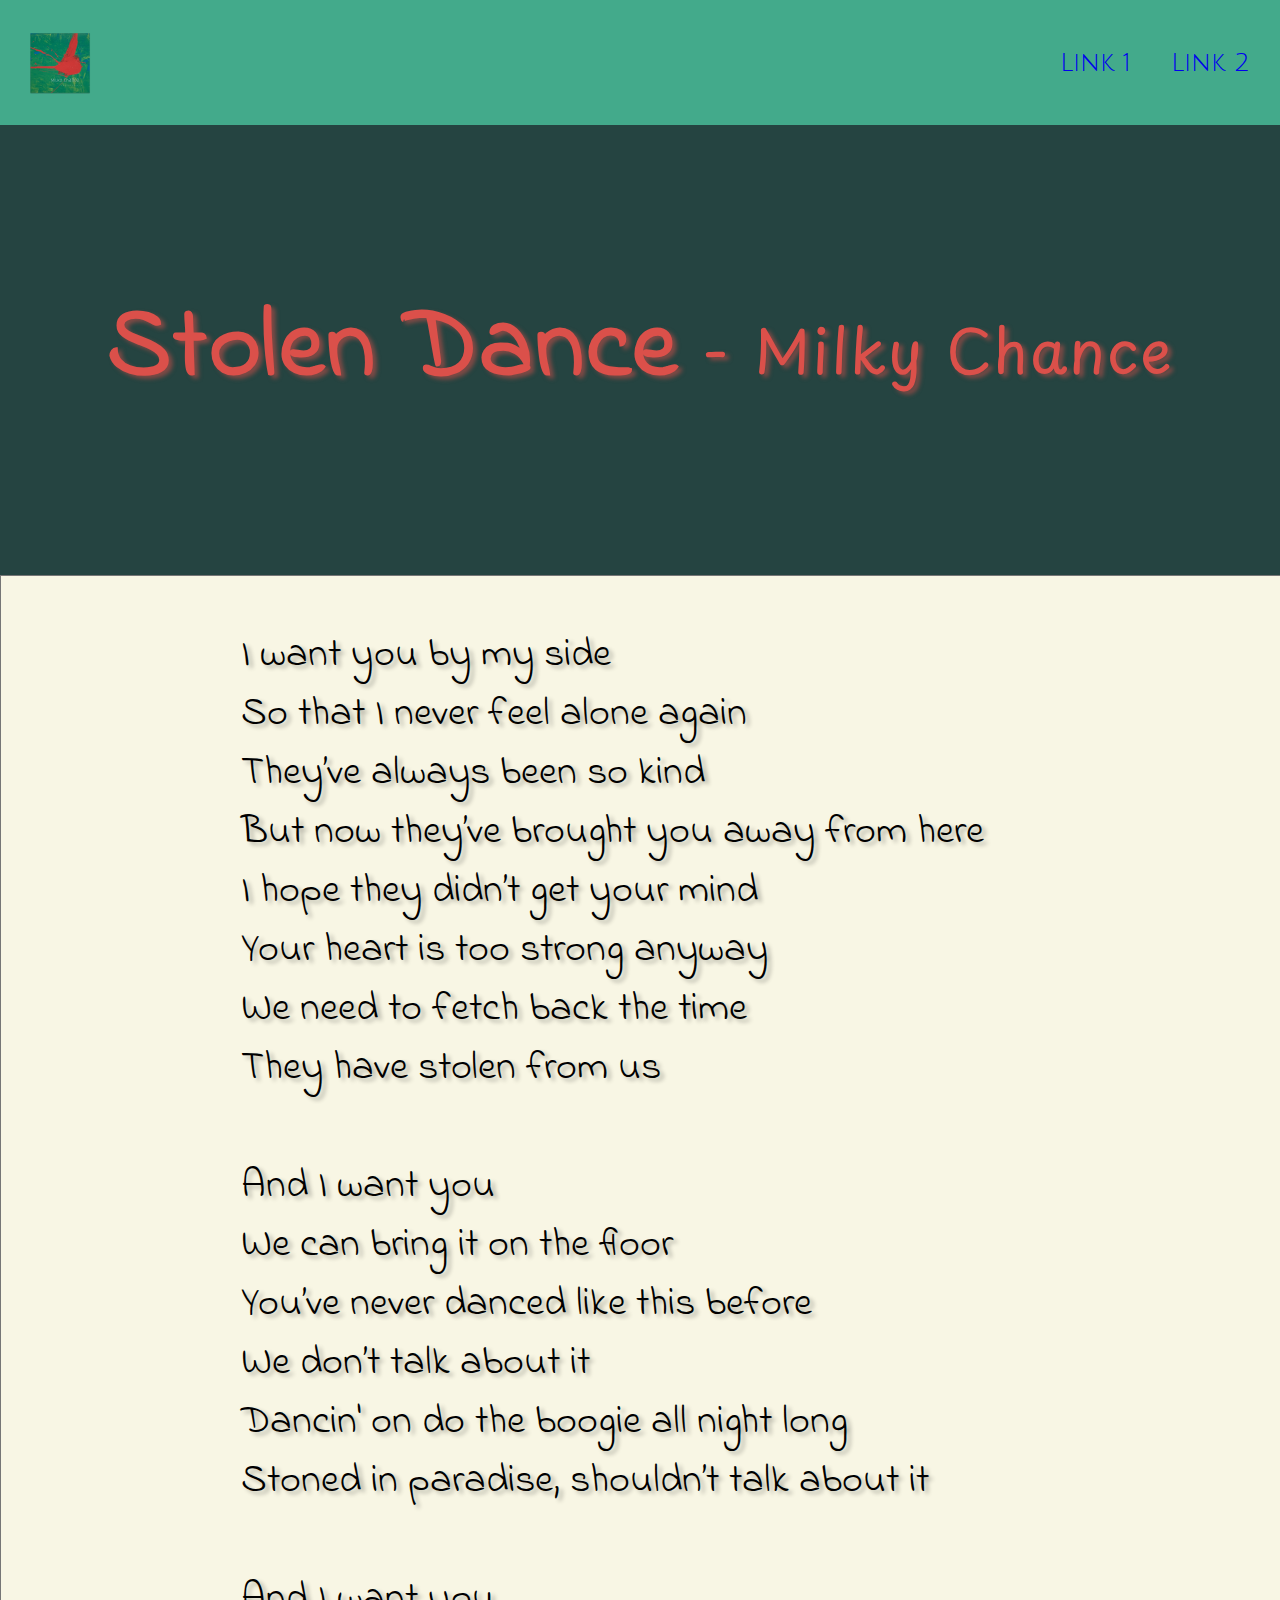
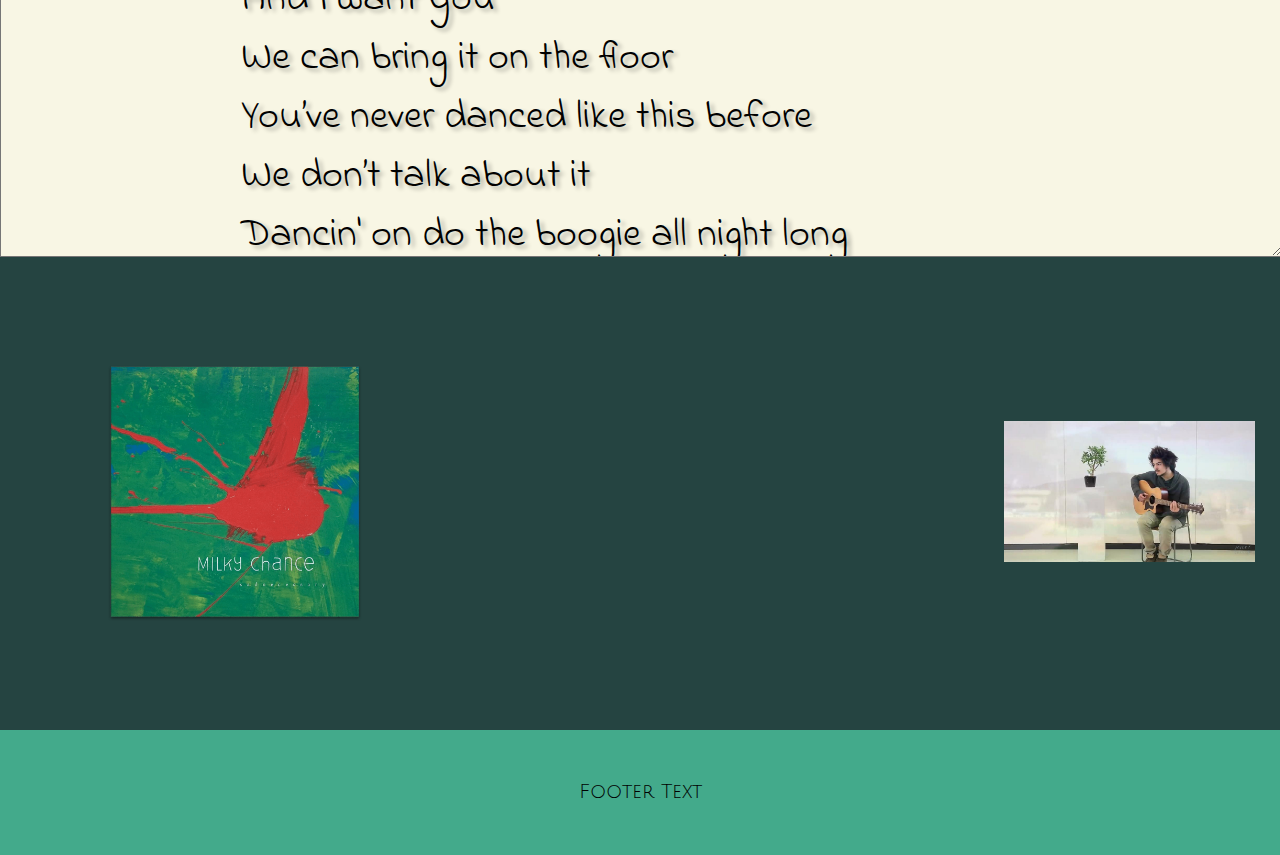
<file: assignment1/index.html>
<!doctype html>
<html lang="en">
    <head>
        <meta charset="utf-8">
        <meta name="viewport" content="width=device-width, initial-scale=1">
        <meta name="description" content="this week we are looking at colors and typography">
        <title>Assignment 1</title>
        <meta name="robots" content="noindex, nofollow">

        <link rel="stylesheet" href="css/style.css">
        <link rel="preconnect" href="https://fonts.googleapis.com">
        <link rel="preconnect" href="https://fonts.gstatic.com" crossorigin>
        <link href="https://fonts.googleapis.com/css2?family=Indie+Flower&family=Julius+Sans+One&family=Playpen+Sans:wght@100..800&display=swap" rel="stylesheet">

    </head>
    <body>
        <header>
            <!-- logo container -->
            <div>
                <a href="index.html"><img src="./img/Cover Logo.png" alt="header logo"></a>
            </div>
            <!-- site navigation -->
            <nav>
                <menu>
                    <li><a href="#">Link 1</a></li>
                    <li><a href="#">Link 2</a></li>
                </menu>
            </nav>
        </header>
        <section class="lesson-masthead">
            <h1>Stolen Dance<span> - Milky Chance</span></h1>
        </section>
        <main>
            <section class="lyric">
                <div>
                    <textarea name="lyric" id="lyric" cols="100" rows="20" readonly>
                        I want you by my side
                        So that I never feel alone again
                        They’ve always been so kind
                        But now they’ve brought you away from here
                        I hope they didn’t get your mind
                        Your heart is too strong anyway
                        We need to fetch back the time
                        They have stolen from us

                        And I want you
                        We can bring it on the floor
                        You’ve never danced like this before
                        We don’t talk about it
                        Dancin' on do the boogie all night long
                        Stoned in paradise, shouldn’t talk about it
   
                        And I want you
                        We can bring it on the floor
                        You’ve never danced like this before
                        We don’t talk about it
                        Dancin' on do the boogie all night long
                        Stoned in paradise, shouldn’t talk about it

                        Shouldn't talk about it

                        Coldest winter for me
                        No sun is shining anymore
                        The only thing I feel is pain
                        Caused by absence of you
                        Suspense is controlling my mind
                        I cannot find the way out of here
                        I want you by my side
                        So that I never feel alone again


                        And I want you
                        We can bring it on the floor
                        You’ve never danced like this before
                        We don’t talk about it
                        Dancin' on do the boogie all night long
                        Stoned in paradise, shouldn’t talk about it

                        And I want you
                        We can bring it on the floor
                        You’ve never danced like this before
                        We don’t talk about it
                        Dancin' on do the boogie all night long
                        Stoned in paradise, shouldn’t talk about it
                        Shouldn’t talk about it

                        And I want you
                        We can bring it on the floor
                        You’ve never danced like this before
                        We don’t talk about it
                        Dancin' on do the boogie all night long
                        Stoned in paradise, shouldn’t talk about it

                        And I want you
                        We can bring it on the floor
                        You’ve never danced like this before
                        We don’t talk about it
                        Dancin' on do the boogie all night long
                        Stoned in paradise, shouldn’t talk about it
                        Shouldn’t talk about it
                    </textarea>
                </div>
            </section>
            <section class="media">
                <div class="img">
                    <img src="./img/Cover Logo.png" alt="">
                </div>
                <div class="video">
                    <iframe width="560" height="315" src="https://www.youtube.com/embed/iX-QaNzd-0Y?si=0oHAqKw1rHvSrll7" title="YouTube video player" frameborder="0" allow="accelerometer; autoplay; clipboard-write; encrypted-media; gyroscope; picture-in-picture; web-share" referrerpolicy="strict-origin-when-cross-origin" allowfullscreen></iframe>
                </div>
                <div class="img">
                    <img src="img/imgassign1.jpg" alt="">
                </div>
            </section>
        </main>
        <footer>
            <h6>Footer Text</h6>
        </footer>
    </body>
</html>
</file>
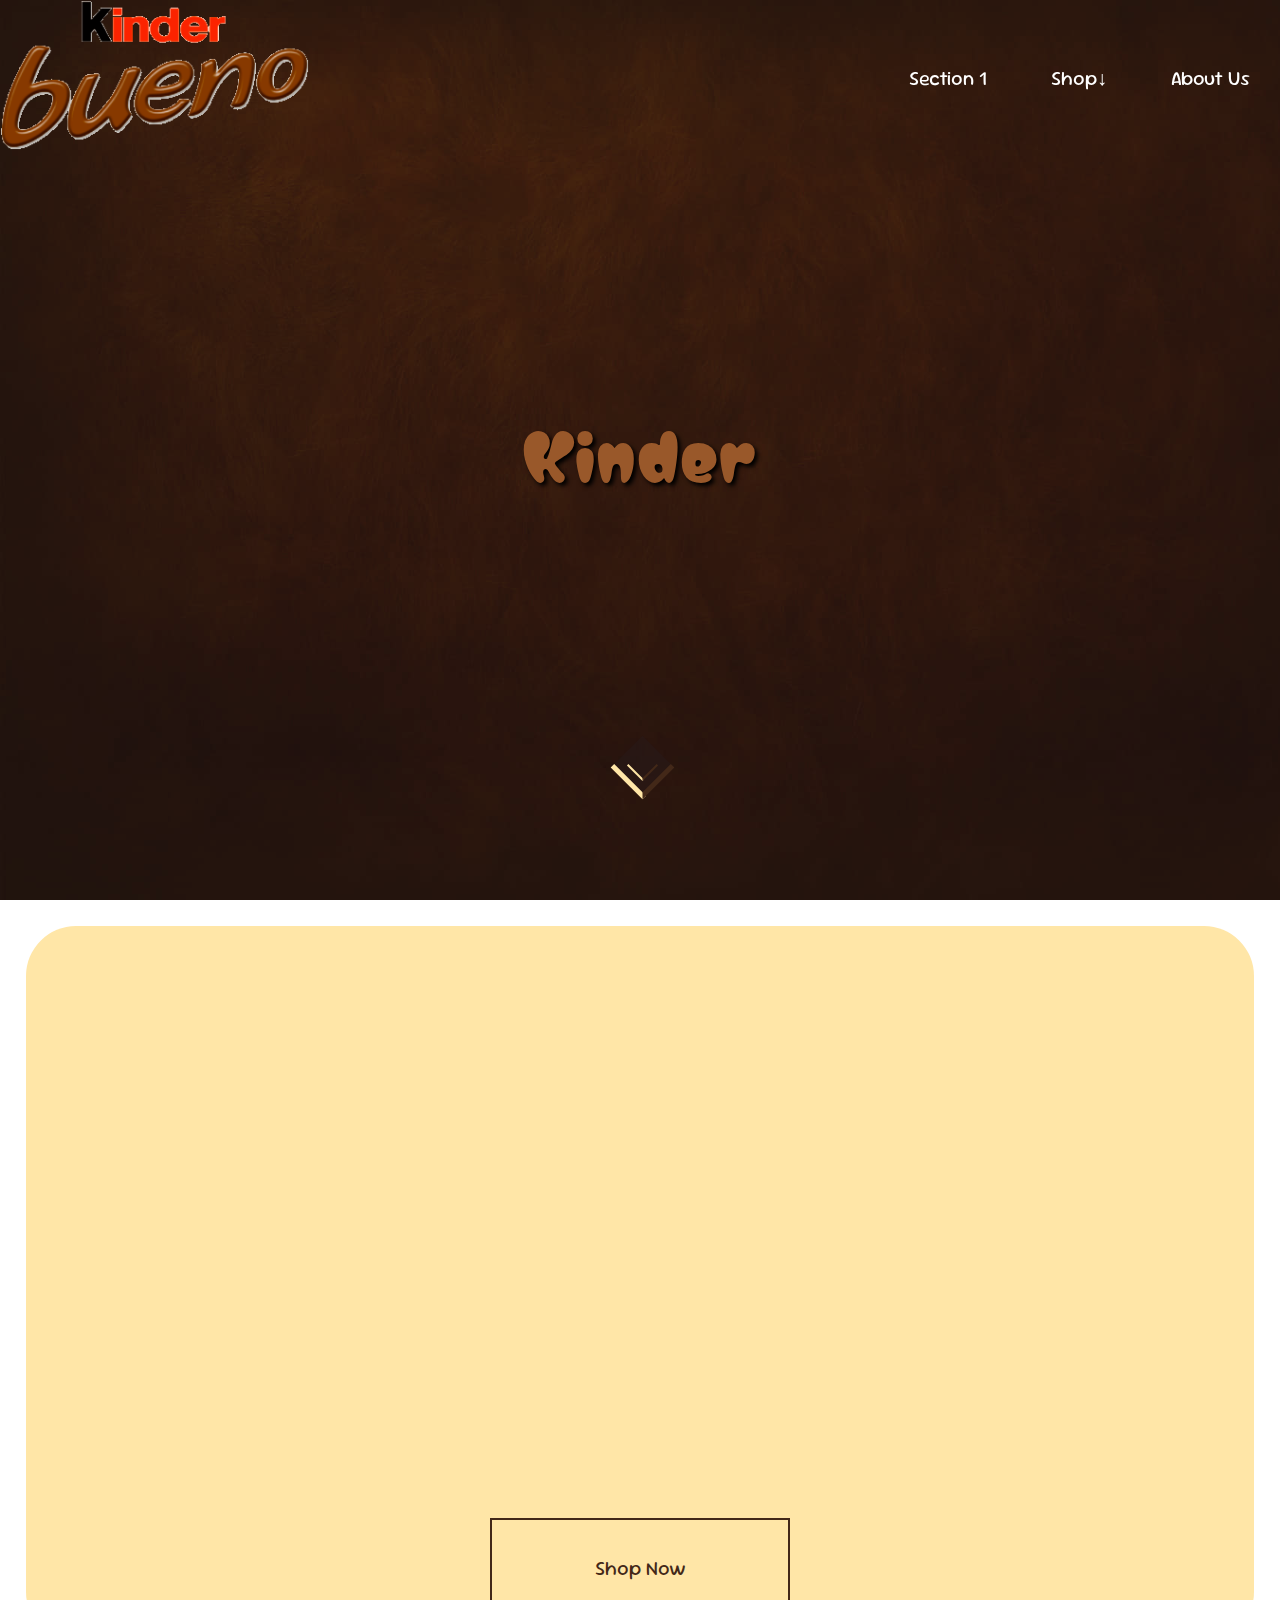
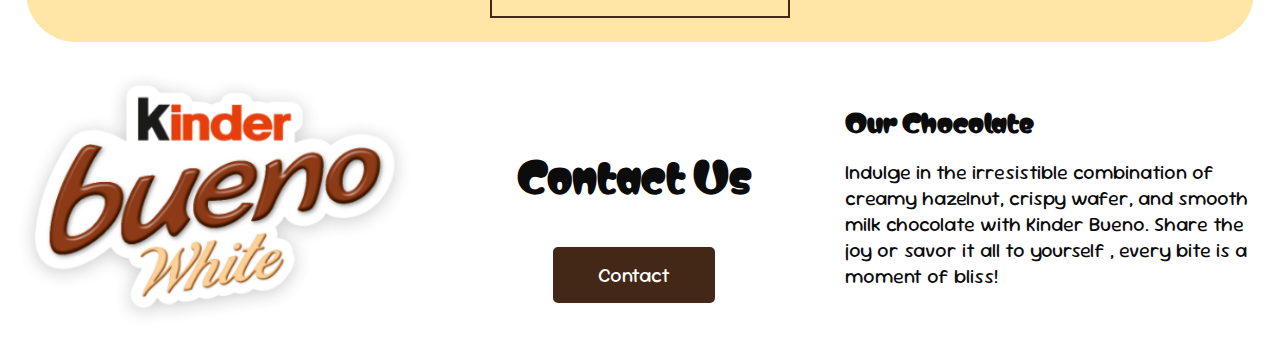
<file: assignment2/index.html>
<!DOCTYPE html>
<html lang="en">
    <head>
        <meta charset="utf-8">
        <meta name="viewport" content="width=device-width, initial-scale=1">
        <meta name="description" content="Assignment 2 Home Page">
        <meta name="robots" content="noindex, nofollow">
        <title>Assignment 2 | Home Page</title>
        <!--custom fonts-->
        <link rel="preconnect" href="https://fonts.googleapis.com">
        <link rel="preconnect" href="https://fonts.gstatic.com" crossorigin>
        <link href="https://fonts.googleapis.com/css2?family=Matemasie&family=Oswald:wght@200..700&family=Sour+Gummy:ital,wght@0,100..900;1,100..900&display=swap" rel="stylesheet">
        <!--linking css-->
        <link rel="stylesheet" href="./css/style.css">
        <!--linking jquery-->
        <script src="https://ajax.googleapis.com/ajax/libs/jquery/3.7.1/jquery.min.js"></script>
        <script src="./js/custom-js.js"></script>
    </head>
    <body>
        <header>
            <div>
                <a class="default-logo" href="index.html"><img src="./img/Kinderbueno_brand_logo.png" alt="pagelogo"></a>
                <a class="scroll" href="index.html"><img src="./img/logo-kinder-bueno-white.png" alt="pagelogo"></a>
            </div>
            <nav>
                <menu>
                    <li><a href="#imgsec">Section 1</a></li>
                    <li><a href="#">Shop<span>&#8595;</span></a> <!-- arrow pointing down-->
                        <ul class="drop">
                            <li><a href="#">Chocolate</a></li>
                            <li><a href="#">Toys</a></li>
                        </ul>
                    </li>
                    <li><a href="#">About Us</a></li>
                </menu>
            </nav>
        </header>
        <section class="main-head">
            <div>
                <h1>Kinder</h1>
                <div class="arrow"></div>
            </div>
        </section>
        <main> <!--text effect to make the text come from the left-->
            <section id="imgsec">
                <h2 class="textEffect">Kinder Bueno: A treat that melts in  your mouth!</h2>
                <p class="textEffect">Kinder Bueno is a beloved chocolate bar that combines a delightful mix of flavors and textures, making it a favorite treat for chocolate enthusiasts around the world. Created by the iconic Ferrero brand, Kinder Bueno is known for its light, crispy wafer shell filled with a creamy hazelnut filling, all wrapped in a smooth milk chocolate coating.</p>
                <p class="textEffect">The chocolate is carefully designed to provide the perfect balance between sweetness and crunch. Each bar is conveniently divided into individual pieces, making it easy to share (or savor all by yourself!). Whether you’re enjoying it as a snack, a dessert, or a quick pick-me-up, Kinder Bueno offers a moment of pure indulgence.</p>
                <p class="textEffect">Beyond its delicious taste, Kinder Bueno is also celebrated for its high-quality ingredients and attention to detail. It’s a chocolate experience that’s light yet satisfying, proving that even a small treat can bring immense joy. So the next time you’re craving a sweet escape, unwrap a Kinder Bueno and let it transport you to a world of creamy, crispy bliss!</p>
                <a href="index.html" class="button">Shop Now</a>
            </section>
        </main>
        <footer> <!--contact section (includin modal)-->
                <a href="index.html"><img src="./img/logo-kinder-bueno-white.png" alt="logo footer"></a>
            <section class="contact-us">
                <h3>Contact Us</h3>
                <button id="myButton">Contact</button>
                <div id="myModal" class="modal">
                    <div class="modal-content">
                        <form action="#" method="post">
                            <input type="text" placeholder="Your Name">
                            <br>
                            <input type="email" placeholder="Email">
                            <br>
                            <textarea placeholder="Message"></textarea>
                            <br>
                            <input type="submit" value="Submit">
                        </form>
                    </div>
                </div>
            </section>
            <div> 
                <h6 class="textEffect-footer">Our Chocolate</h6>
                <p class="textEffect-footer">Indulge in the irresistible combination of creamy hazelnut, crispy wafer, and smooth milk chocolate with Kinder Bueno. Share the joy or savor it all to yourself , every bite is a moment of bliss!</p>
            </div>
        </footer>
    </body>
</html>
</file>
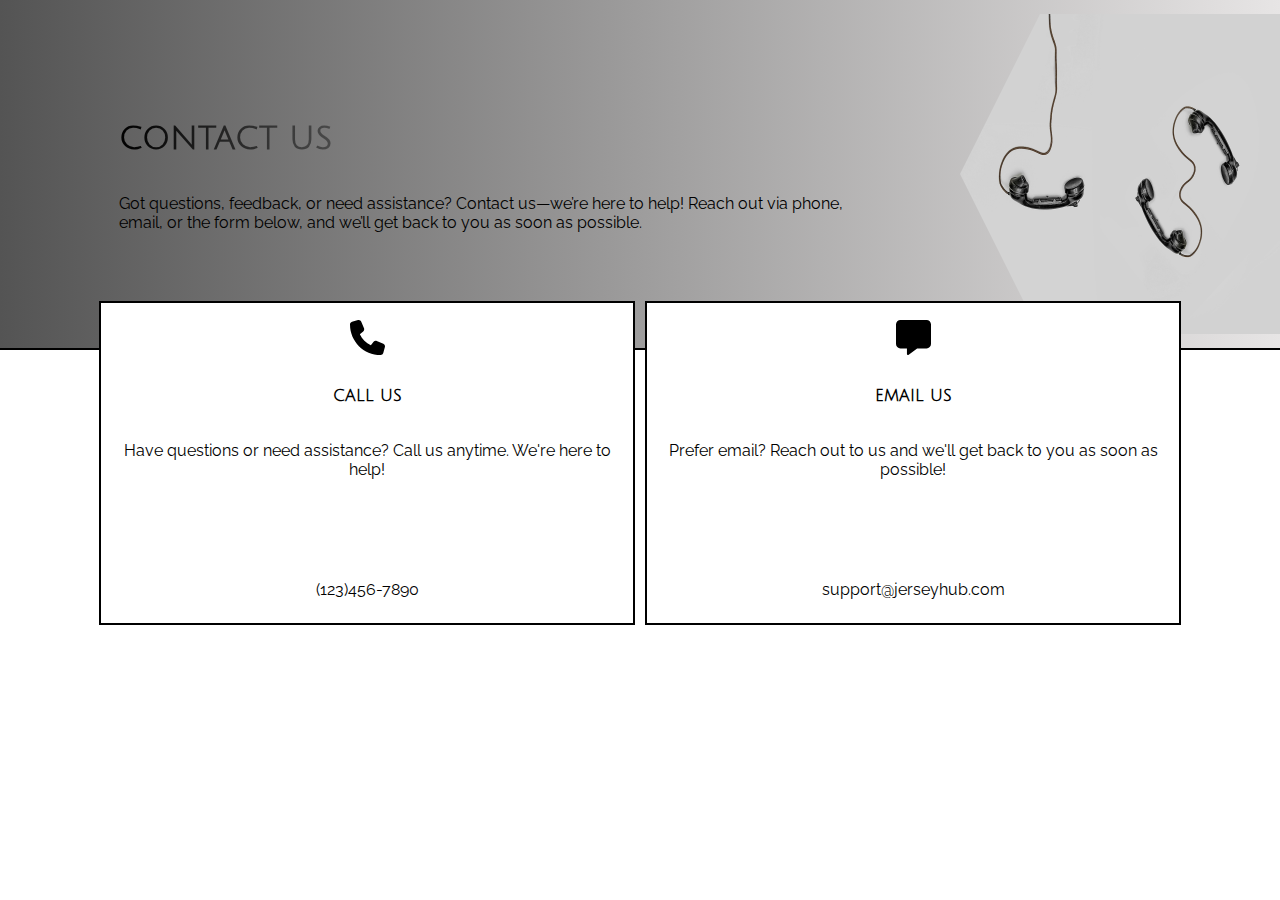
<file: xFinal_Project/contact.html>
<!DOCTYPE html>
<html lang="en">
<head>
    <meta charset="UTF-8">
    <meta name="viewport" content="width=device-width, initial-scale=1.0">
    <meta name="robots" content="nofollow, noindex">
    <meta name="description" content="contact page">
    <title>Contact</title>
    <!-- link css -->
    <link rel="stylesheet" href="./css/style.css">
    <!-- link fonts -->
    <link rel="preconnect" href="https://fonts.googleapis.com">
    <link rel="preconnect" href="https://fonts.gstatic.com" crossorigin>
    <link href="https://fonts.googleapis.com/css2?family=Julius+Sans+One&family=Raleway:ital,wght@0,100..900;1,100..900&display=swap" rel="stylesheet">
    <!-- link jQuery -->
    <script src="https://code.jquery.com/jquery-3.7.1.js" integrity="sha256-eKhayi8LEQwp4NKxN+CfCh+3qOVUtJn3QNZ0TciWLP4=" crossorigin="anonymous"></script>
    <!-- link javascript -->
    <script src="./js/script.js"></script>
</head> 
<body>
    <div id="header"></div>
    <section class="contact-masthead">
        <div class="text">
            <h1>Contact Us</h1>
            <p>Got questions, feedback, or need assistance? Contact us—we’re here to help! Reach out via phone, email, or the form below, and we’ll get back to you as soon as possible.</p>
        </div>
        <img src="./img/contact-us.jpg" alt=""> 
    </section>
    <main class="contactusmain">
        <section class="contact-row">
            <div class="box-1">
                <svg xmlns="http://www.w3.org/2000/svg" viewBox="0 0 512 512"><!--!Font Awesome Free 6.7.1 by @fontawesome - https://fontawesome.com License - https://fontawesome.com/license/free Copyright 2024 Fonticons, Inc.--><path d="M164.9 24.6c-7.7-18.6-28-28.5-47.4-23.2l-88 24C12.1 30.2 0 46 0 64C0 311.4 200.6 512 448 512c18 0 33.8-12.1 38.6-29.5l24-88c5.3-19.4-4.6-39.7-23.2-47.4l-96-40c-16.3-6.8-35.2-2.1-46.3 11.6L304.7 368C234.3 334.7 177.3 277.7 144 207.3L193.3 167c13.7-11.2 18.4-30 11.6-46.3l-40-96z"/></svg>
                <h4>Call Us</h4>
                <p class="info">Have questions or need assistance? Call us anytime. We're here to help!</p>
                <p class="phonenumber">(123)456-7890</p>
            </div>
            <div class="box-2">
                <svg xmlns="http://www.w3.org/2000/svg" viewBox="0 0 512 512"><!--!Font Awesome Free 6.7.1 by @fontawesome - https://fontawesome.com License - https://fontawesome.com/license/free Copyright 2024 Fonticons, Inc.--><path d="M64 0C28.7 0 0 28.7 0 64L0 352c0 35.3 28.7 64 64 64l96 0 0 80c0 6.1 3.4 11.6 8.8 14.3s11.9 2.1 16.8-1.5L309.3 416 448 416c35.3 0 64-28.7 64-64l0-288c0-35.3-28.7-64-64-64L64 0z"/></svg>
                <h4>Email Us</h4>
                <p class="info">Prefer email? Reach out to us and we'll get back to you as soon as possible!</p>
                <p>support@jerseyhub.com</p>
            </div>
        </section>
    </main>
    <div id="footer"></div>
</body>
</html>
</file>
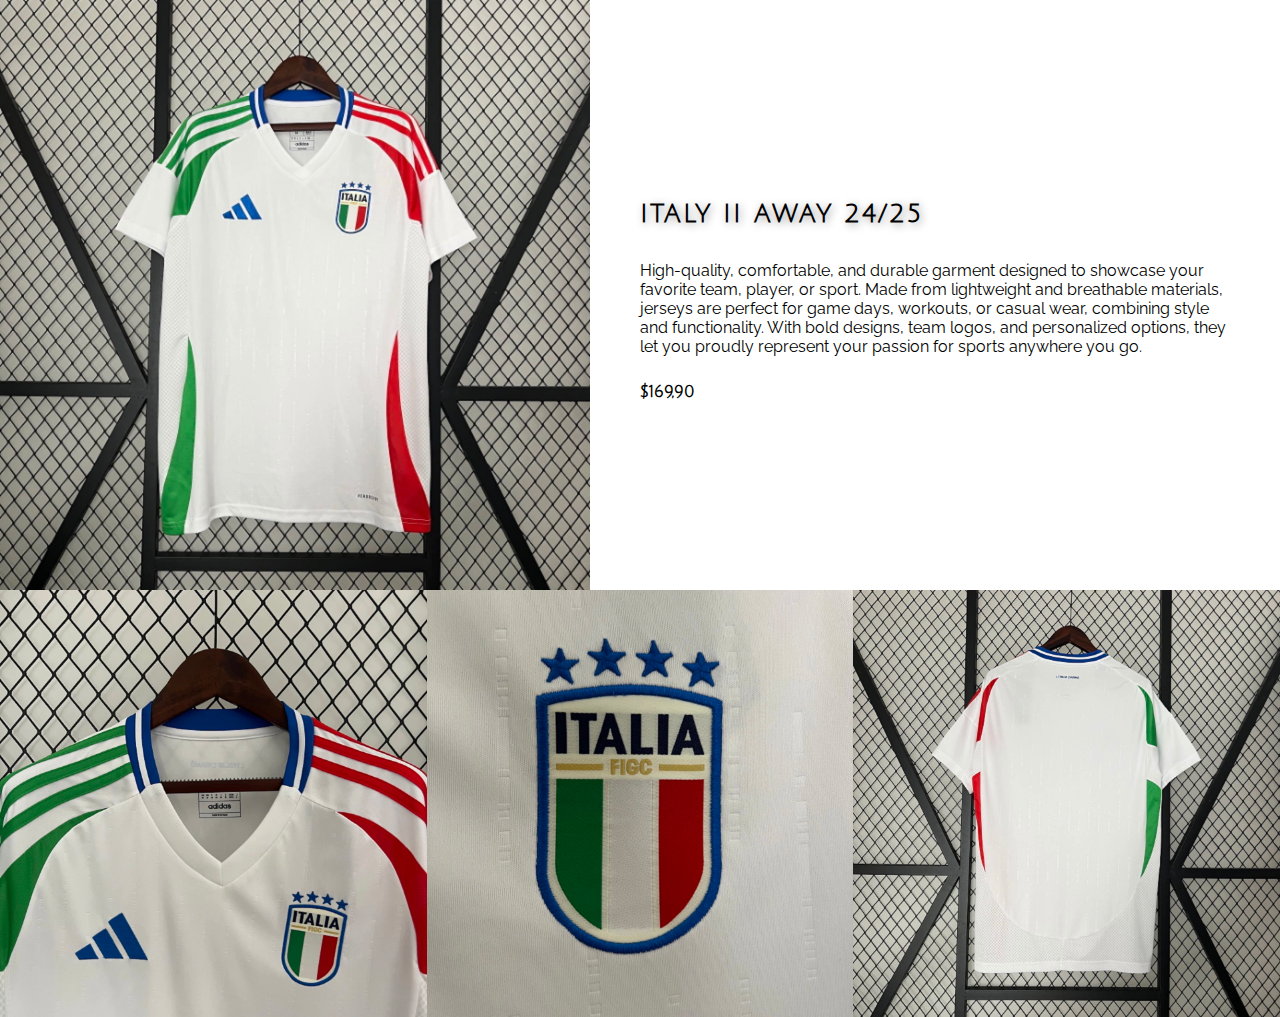
<file: xFinal_Project/productpage1.html>
<!DOCTYPE html>
<html lang="en">
<head>
    <meta charset="UTF-8">
    <meta name="viewport" content="width=device-width, initial-scale=1.0">
    <meta name="robots" content="nofollow, noindex">
    <meta name="description" content="product page 1">
    <title>Product 1</title>
    <!-- link css -->
    <link rel="stylesheet" href="./css/style.css">
    <!-- link fonts -->
    <link rel="preconnect" href="https://fonts.googleapis.com">
    <link rel="preconnect" href="https://fonts.gstatic.com" crossorigin>
    <link href="https://fonts.googleapis.com/css2?family=Julius+Sans+One&family=Raleway:ital,wght@0,100..900;1,100..900&display=swap" rel="stylesheet">
    <!-- link jQuery -->
    <script src="https://code.jquery.com/jquery-3.7.1.js" integrity="sha256-eKhayi8LEQwp4NKxN+CfCh+3qOVUtJn3QNZ0TciWLP4=" crossorigin="anonymous"></script>
    <!-- link javascript -->
    <script src="./js/script.js"></script>
</head>
<body>
    <div id="header"></div>
    <main>
        <section class="product-row1">
            <div class="image">
                <img src="./img/jersey1/camisa1 copy.jpg" alt="">
            </div>
            <div class="text">
                <h4>Italy II Away 24/25</h4>
                <p>High-quality, comfortable, and durable garment designed to showcase your favorite team, player, or sport. Made from lightweight and breathable materials, jerseys are perfect for game days, workouts, or casual wear, combining style and functionality. With bold designs, team logos, and personalized options, they let you proudly represent your passion for sports anywhere you go.</p>
                <h5>$169,90</h5>
            </div>
        </section>
        <section class="product-row2">
            <div>
                <img src="./img/jersey1/camisa12 copy.jpg" alt="">
                <img src="./img/jersey1/camisa13 copy.jpg" alt="">
                <img src="./img/jersey1/camisa14 copy.jpg" alt="">
            </div>
        </section>
    </main>
    <div id="footer"></div>
</body>
</html>
</file>
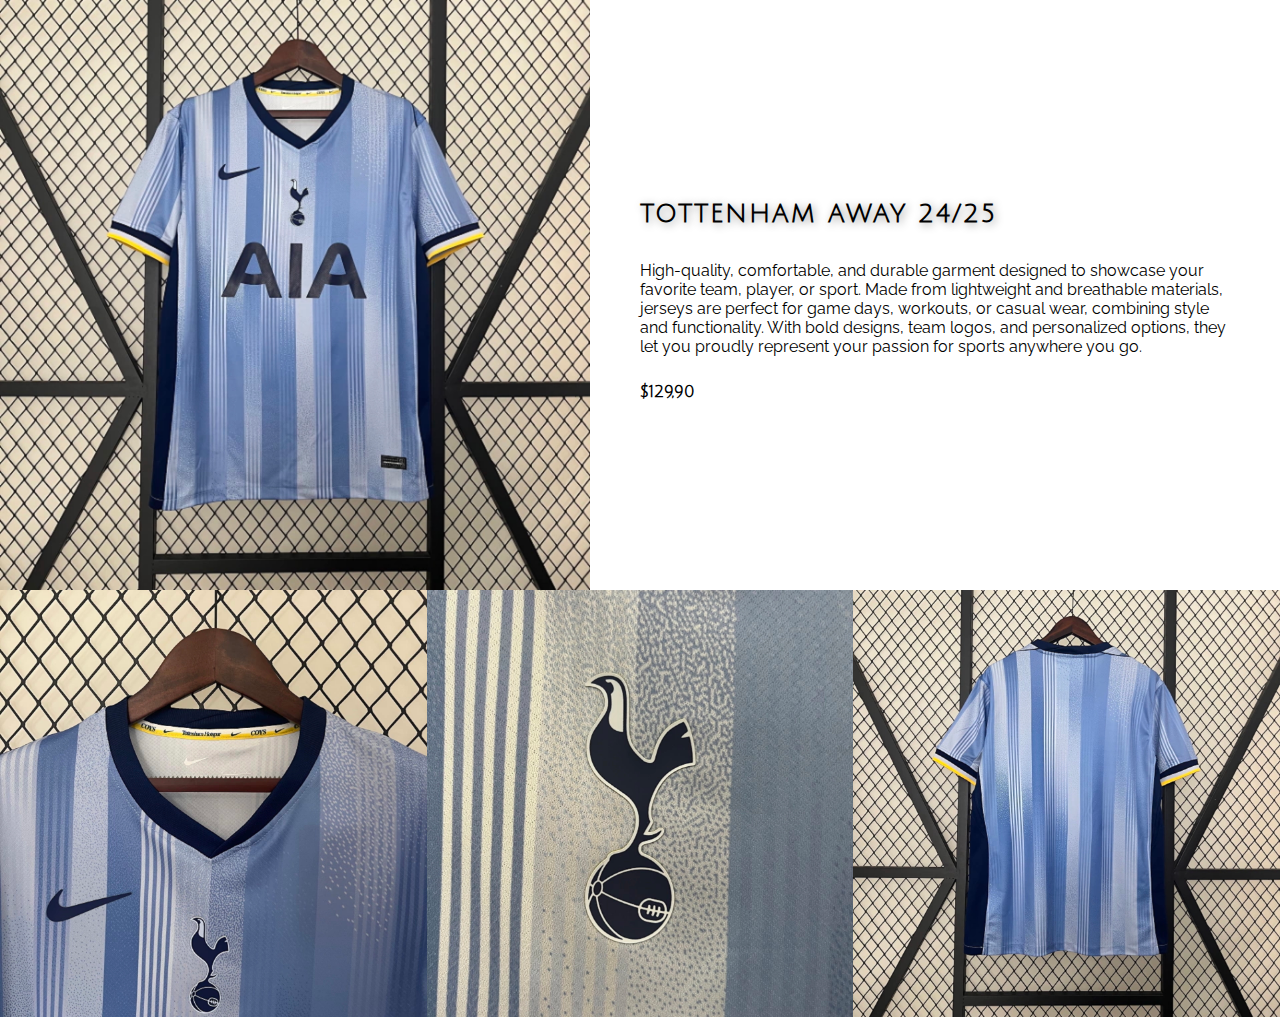
<file: xFinal_Project/productpage2.html>
<!DOCTYPE html>
<html lang="en">
<head>
    <meta charset="UTF-8">
    <meta name="viewport" content="width=device-width, initial-scale=1.0">
    <meta name="robots" content="nofollow, noindex">
    <meta name="description" content="product page 1">
    <title>Product 2</title>
    <!-- link css -->
    <link rel="stylesheet" href="./css/style.css">
    <!-- link fonts -->
    <link rel="preconnect" href="https://fonts.googleapis.com">
    <link rel="preconnect" href="https://fonts.gstatic.com" crossorigin>
    <link href="https://fonts.googleapis.com/css2?family=Julius+Sans+One&family=Raleway:ital,wght@0,100..900;1,100..900&display=swap" rel="stylesheet">
    <!-- link jQuery -->
    <script src="https://code.jquery.com/jquery-3.7.1.js" integrity="sha256-eKhayi8LEQwp4NKxN+CfCh+3qOVUtJn3QNZ0TciWLP4=" crossorigin="anonymous"></script>
    <!-- link javascript -->
    <script src="./js/script.js"></script>
</head>
<body>
    <div id="header"></div>
    <main>
        <section class="product-row1">
            <div class="image">
                <img src="./img/jersey2/camisa1 copy.jpg" alt="">
            </div>
            <div class="text">
                <h4>Tottenham Away 24/25</h4>
                <p>High-quality, comfortable, and durable garment designed to showcase your favorite team, player, or sport. Made from lightweight and breathable materials, jerseys are perfect for game days, workouts, or casual wear, combining style and functionality. With bold designs, team logos, and personalized options, they let you proudly represent your passion for sports anywhere you go.</p>
                <h5>$129,90</h5>
            </div>
        </section>
        <section class="product-row2">
            <div>
                <img src="./img/jersey2/camisa12 copy.jpg" alt="">
                <img src="./img/jersey2/camisa13 copy.jpg" alt="">
                <img src="./img/jersey2/camisa14 copy.jpg" alt="">
            </div>
        </section>
    </main>
    <div id="footer"></div>
</body>
</html>
</file>
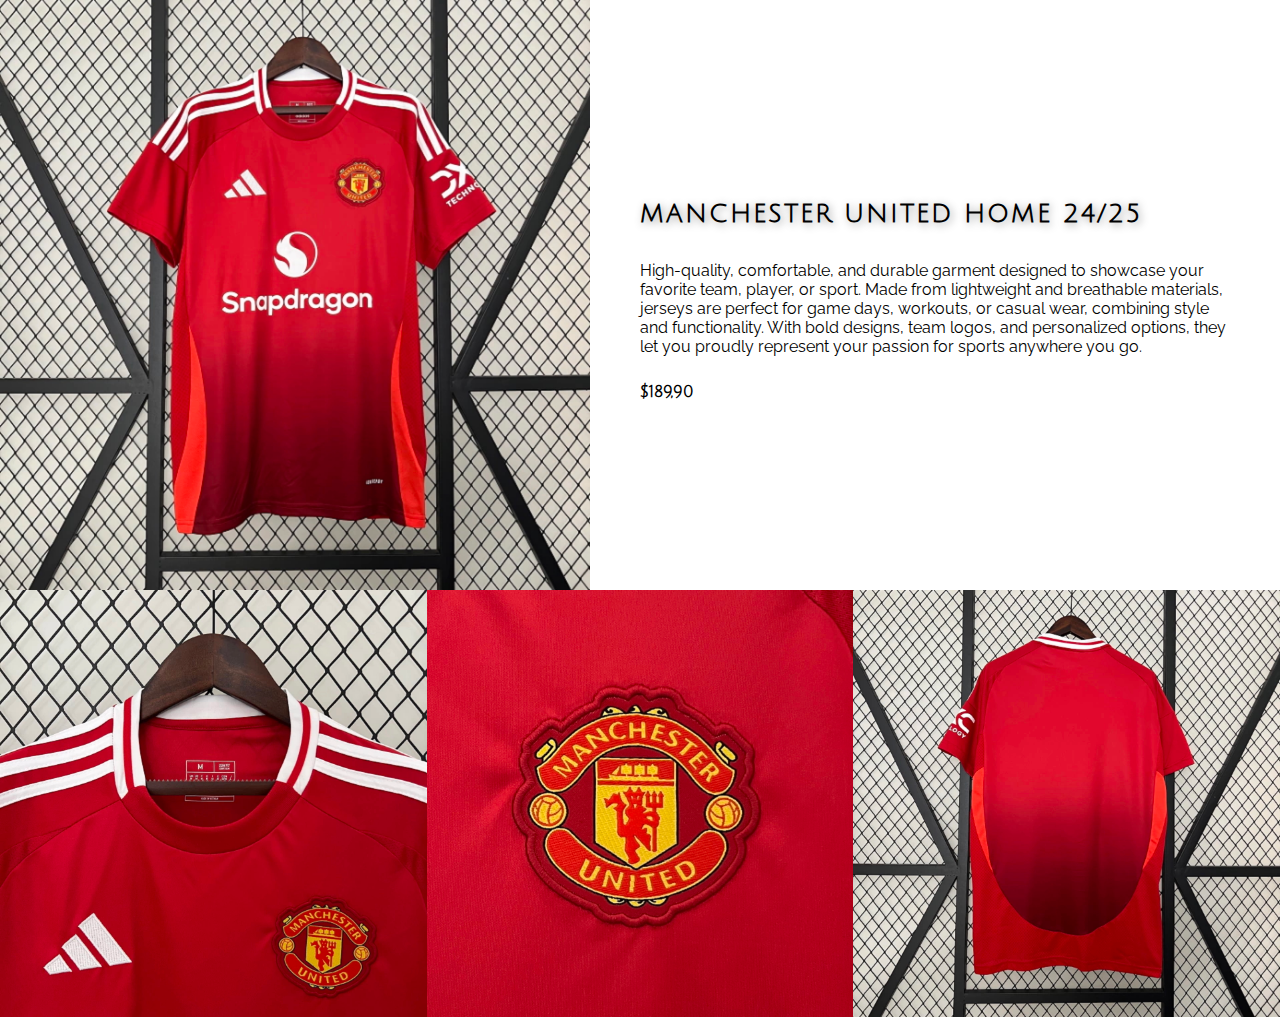
<file: xFinal_Project/productpage3.html>
<!DOCTYPE html>
<html lang="en">
<head>
    <meta charset="UTF-8">
    <meta name="viewport" content="width=device-width, initial-scale=1.0">
    <meta name="robots" content="nofollow, noindex">
    <meta name="description" content="product page 1">
    <title>Product 3</title>
    <!-- link css -->
    <link rel="stylesheet" href="./css/style.css">
    <!-- link fonts -->
    <link rel="preconnect" href="https://fonts.googleapis.com">
    <link rel="preconnect" href="https://fonts.gstatic.com" crossorigin>
    <link href="https://fonts.googleapis.com/css2?family=Julius+Sans+One&family=Raleway:ital,wght@0,100..900;1,100..900&display=swap" rel="stylesheet">
    <!-- link jQuery -->
    <script src="https://code.jquery.com/jquery-3.7.1.js" integrity="sha256-eKhayi8LEQwp4NKxN+CfCh+3qOVUtJn3QNZ0TciWLP4=" crossorigin="anonymous"></script>
    <!-- link javascript -->
    <script src="./js/script.js"></script>
</head>
<body>
    <div id="header"></div>
    <main>
        <section class="product-row1">
            <div class="image">
                <img src="./img/jersey3/camisa1 copy.jpg" alt="">
            </div>
            <div class="text">
                <h4>Manchester United Home 24/25</h4>
                <p>High-quality, comfortable, and durable garment designed to showcase your favorite team, player, or sport. Made from lightweight and breathable materials, jerseys are perfect for game days, workouts, or casual wear, combining style and functionality. With bold designs, team logos, and personalized options, they let you proudly represent your passion for sports anywhere you go.</p>
                <h5>$189,90</h5>
            </div>
        </section>
        <section class="product-row2">
            <div>
                <img src="./img/jersey3/camisa12 copy.jpg" alt="">
                <img src="./img/jersey3/camisa13 copy.jpg" alt="">
                <img src="./img/jersey3/camisa14 copy.jpg" alt="">
            </div>
        </section>
    </main>
    <div id="footer"></div>
</body>
</html>
</file>
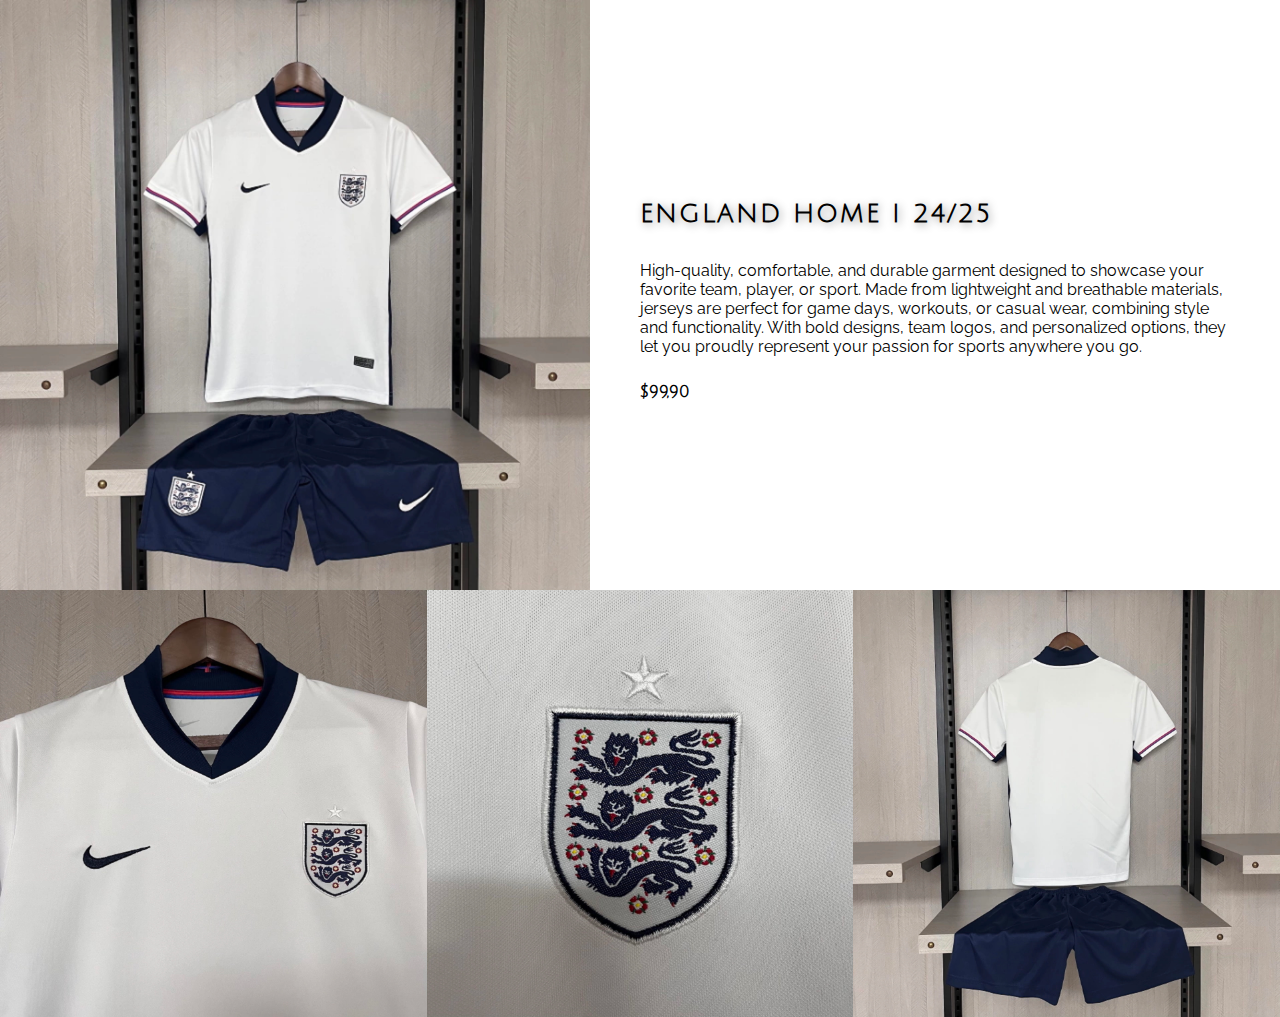
<file: xFinal_Project/productpage4.html>
<!DOCTYPE html>
<html lang="en">
<head>
    <meta charset="UTF-8">
    <meta name="viewport" content="width=device-width, initial-scale=1.0">
    <meta name="robots" content="nofollow, noindex">
    <meta name="description" content="product page 1">
    <title>Product 4</title>
    <!-- link css -->
    <link rel="stylesheet" href="./css/style.css">
    <!-- link fonts -->
    <link rel="preconnect" href="https://fonts.googleapis.com">
    <link rel="preconnect" href="https://fonts.gstatic.com" crossorigin>
    <link href="https://fonts.googleapis.com/css2?family=Julius+Sans+One&family=Raleway:ital,wght@0,100..900;1,100..900&display=swap" rel="stylesheet">
    <!-- link jQuery -->
    <script src="https://code.jquery.com/jquery-3.7.1.js" integrity="sha256-eKhayi8LEQwp4NKxN+CfCh+3qOVUtJn3QNZ0TciWLP4=" crossorigin="anonymous"></script>
    <!-- link javascript -->
    <script src="./js/script.js"></script>
</head>
<body>
    <div id="header"></div>
    <main>
        <section class="product-row1">
            <div class="image">
                <img src="./img/jersey4/camisa1 copy.jpg" alt="">
            </div>
            <div class="text">
                <h4>England Home I 24/25</h4>
                <p>High-quality, comfortable, and durable garment designed to showcase your favorite team, player, or sport. Made from lightweight and breathable materials, jerseys are perfect for game days, workouts, or casual wear, combining style and functionality. With bold designs, team logos, and personalized options, they let you proudly represent your passion for sports anywhere you go.</p>
                <h5>$99,90</h5>
            </div>
        </section>
        <section class="product-row2">
            <div>
                <img src="./img/jersey4/camisa12 copy.jpg" alt="">
                <img src="./img/jersey4/camisa13 copy.jpg" alt="">
                <img src="./img/jersey4/camisa14 copy.jpg" alt="">
            </div>
        </section>
    </main>
    <div id="footer"></div>
</body>
</html>
</file>
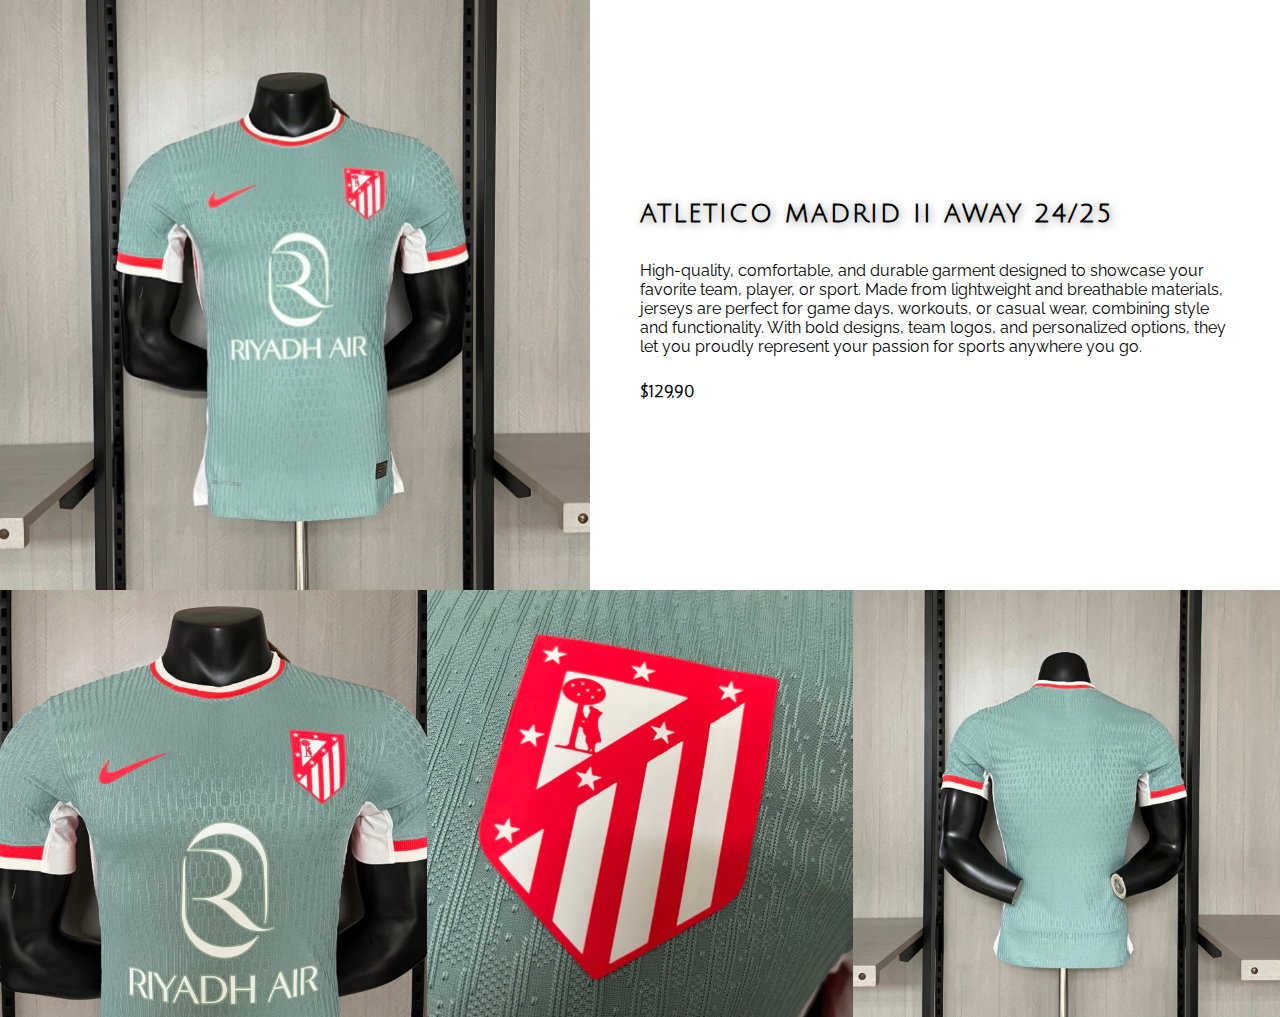
<file: xFinal_Project/productpage5.html>
<!DOCTYPE html>
<html lang="en">
<head>
    <meta charset="UTF-8">
    <meta name="viewport" content="width=device-width, initial-scale=1.0">
    <meta name="robots" content="nofollow, noindex">
    <meta name="description" content="product page 1">
    <title>Product 5</title>
    <!-- link css -->
    <link rel="stylesheet" href="./css/style.css">
    <!-- link fonts -->
    <link rel="preconnect" href="https://fonts.googleapis.com">
    <link rel="preconnect" href="https://fonts.gstatic.com" crossorigin>
    <link href="https://fonts.googleapis.com/css2?family=Julius+Sans+One&family=Raleway:ital,wght@0,100..900;1,100..900&display=swap" rel="stylesheet">
    <!-- link jQuery -->
    <script src="https://code.jquery.com/jquery-3.7.1.js" integrity="sha256-eKhayi8LEQwp4NKxN+CfCh+3qOVUtJn3QNZ0TciWLP4=" crossorigin="anonymous"></script>
    <!-- link javascript -->
    <script src="./js/script.js"></script>
</head>
<body>
    <div id="header"></div>
    <main>
        <section class="product-row1">
            <div class="image">
                <img src="./img/jersey5/camisa1 copy.jpg" alt="">
            </div>
            <div class="text">
                <h4>Atletico Madrid II Away 24/25</h4>
                <p>High-quality, comfortable, and durable garment designed to showcase your favorite team, player, or sport. Made from lightweight and breathable materials, jerseys are perfect for game days, workouts, or casual wear, combining style and functionality. With bold designs, team logos, and personalized options, they let you proudly represent your passion for sports anywhere you go.</p>
                <h5>$129,90</h5>
            </div>
        </section>
        <section class="product-row2">
            <div>
                <img src="./img/jersey5/camisa12 copy.jpg" alt="">
                <img src="./img/jersey5/camisa13 copy.jpg" alt="">
                <img src="./img/jersey5/camisa14 copy.jpg" alt="">
            </div>
        </section>
    </main>
    <div id="footer"></div>
</body>
</html>
</file>
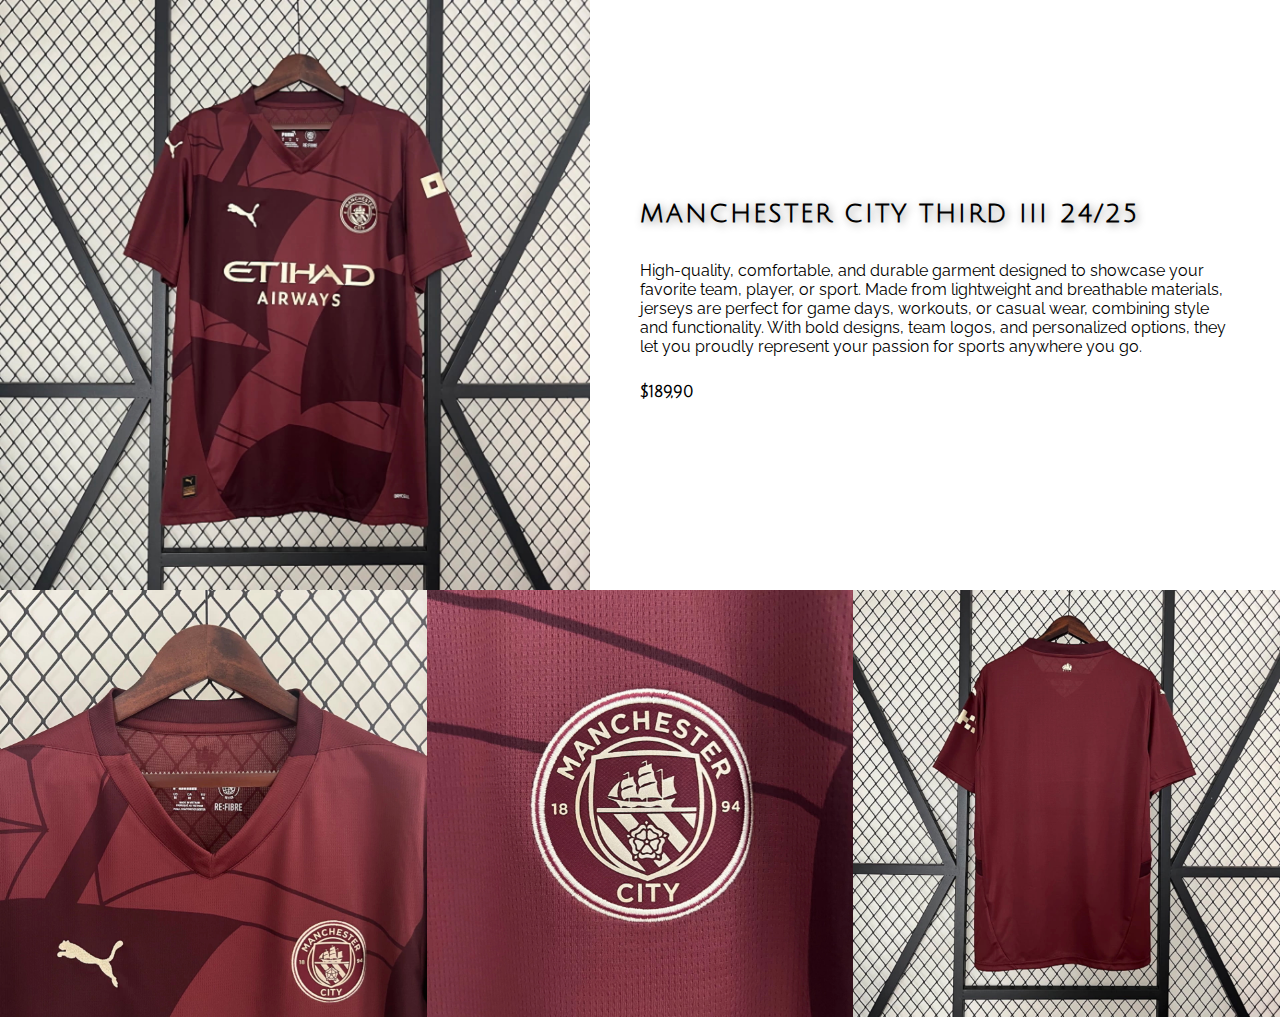
<file: xFinal_Project/productpage6.html>
<!DOCTYPE html>
<html lang="en">
<head>
    <meta charset="UTF-8">
    <meta name="viewport" content="width=device-width, initial-scale=1.0">
    <meta name="robots" content="nofollow, noindex">
    <meta name="description" content="product page 1">
    <title>Product 6</title>
    <!-- link css -->
    <link rel="stylesheet" href="./css/style.css">
    <!-- link fonts -->
    <link rel="preconnect" href="https://fonts.googleapis.com">
    <link rel="preconnect" href="https://fonts.gstatic.com" crossorigin>
    <link href="https://fonts.googleapis.com/css2?family=Julius+Sans+One&family=Raleway:ital,wght@0,100..900;1,100..900&display=swap" rel="stylesheet">
    <!-- link jQuery -->
    <script src="https://code.jquery.com/jquery-3.7.1.js" integrity="sha256-eKhayi8LEQwp4NKxN+CfCh+3qOVUtJn3QNZ0TciWLP4=" crossorigin="anonymous"></script>
    <!-- link javascript -->
    <script src="./js/script.js"></script>
</head>
<body>
    <div id="header"></div>
    <main>
        <section class="product-row1">
            <div class="image">
                <img src="./img/jersey6/camisa1 copy.jpg" alt="">
            </div>
            <div class="text">
                <h4>Manchester City Third III 24/25</h4>
                <p>High-quality, comfortable, and durable garment designed to showcase your favorite team, player, or sport. Made from lightweight and breathable materials, jerseys are perfect for game days, workouts, or casual wear, combining style and functionality. With bold designs, team logos, and personalized options, they let you proudly represent your passion for sports anywhere you go.</p>
                <h5>$189,90</h5>
            </div>
        </section>
        <section class="product-row2">
            <div>
                <img src="./img/jersey6/camisa12 copy.jpg" alt="">
                <img src="./img/jersey6/camisa13 copy.jpg" alt="">
                <img src="./img/jersey6/camisa14 copy.jpg" alt="">
            </div>
        </section>
    </main>
    <div id="footer"></div>
</body>
</html>
</file>
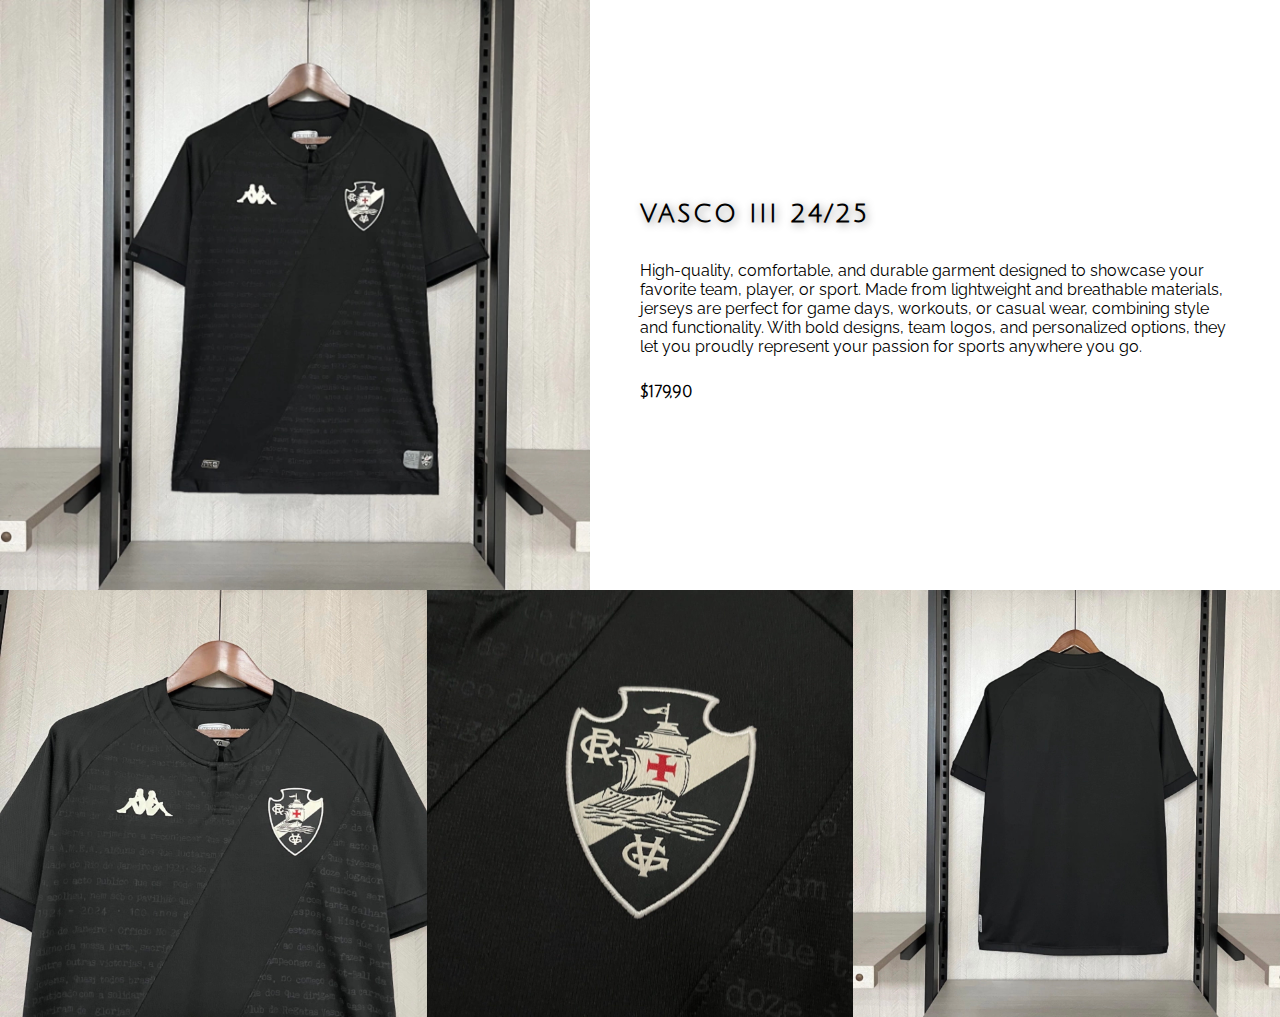
<file: xFinal_Project/productpage7.html>
<!DOCTYPE html>
<html lang="en">
<head>
    <meta charset="UTF-8">
    <meta name="viewport" content="width=device-width, initial-scale=1.0">
    <meta name="robots" content="nofollow, noindex">
    <meta name="description" content="product page 1">
    <title>Product 7</title>
    <!-- link css -->
    <link rel="stylesheet" href="./css/style.css">
    <!-- link fonts -->
    <link rel="preconnect" href="https://fonts.googleapis.com">
    <link rel="preconnect" href="https://fonts.gstatic.com" crossorigin>
    <link href="https://fonts.googleapis.com/css2?family=Julius+Sans+One&family=Raleway:ital,wght@0,100..900;1,100..900&display=swap" rel="stylesheet">
    <!-- link jQuery -->
    <script src="https://code.jquery.com/jquery-3.7.1.js" integrity="sha256-eKhayi8LEQwp4NKxN+CfCh+3qOVUtJn3QNZ0TciWLP4=" crossorigin="anonymous"></script>
    <!-- link javascript -->
    <script src="./js/script.js"></script>
</head>
<body>
    <div id="header"></div>
    <main>
        <section class="product-row1">
            <div class="image">
                <img src="./img/jersey7/camisa1 copy.jpg" alt="">
            </div>
            <div class="text">
                <h4>Vasco III 24/25</h4>
                <p>High-quality, comfortable, and durable garment designed to showcase your favorite team, player, or sport. Made from lightweight and breathable materials, jerseys are perfect for game days, workouts, or casual wear, combining style and functionality. With bold designs, team logos, and personalized options, they let you proudly represent your passion for sports anywhere you go.</p>
                <h5>$179,90</h5>
            </div>
        </section>
        <section class="product-row2">
            <div>
                <img src="./img/jersey7/camisa2 copy.jpg" alt="">
                <img src="./img/jersey7/camisa3 copy.jpg" alt="">
                <img src="./img/jersey7/camisa4 copy.jpg" alt="">
            </div>
        </section>
    </main>
    <div id="footer"></div>
</body>
</html>
</file>
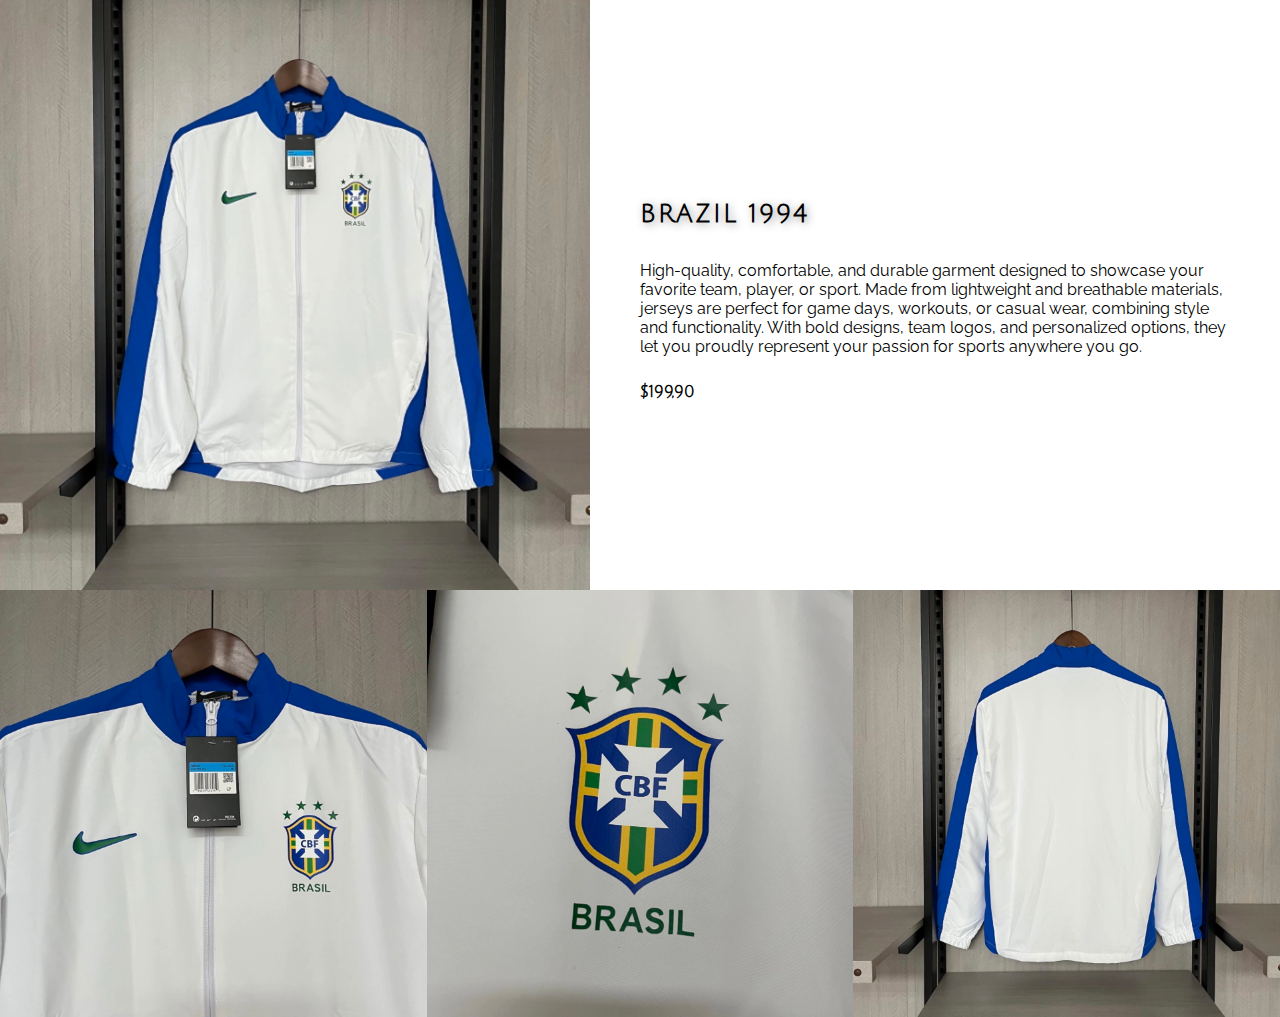
<file: xFinal_Project/productpage8.html>
<!DOCTYPE html>
<html lang="en">
<head>
    <meta charset="UTF-8">
    <meta name="viewport" content="width=device-width, initial-scale=1.0">
    <meta name="robots" content="nofollow, noindex">
    <meta name="description" content="product page 1">
    <title>Product 8</title>
    <!-- link css -->
    <link rel="stylesheet" href="./css/style.css">
    <!-- link fonts -->
    <link rel="preconnect" href="https://fonts.googleapis.com">
    <link rel="preconnect" href="https://fonts.gstatic.com" crossorigin>
    <link href="https://fonts.googleapis.com/css2?family=Julius+Sans+One&family=Raleway:ital,wght@0,100..900;1,100..900&display=swap" rel="stylesheet">
    <!-- link jQuery -->
    <script src="https://code.jquery.com/jquery-3.7.1.js" integrity="sha256-eKhayi8LEQwp4NKxN+CfCh+3qOVUtJn3QNZ0TciWLP4=" crossorigin="anonymous"></script>
    <!-- link javascript -->
    <script src="./js/script.js"></script>
</head>
<body>
    <div id="header"></div>
    <main>
        <section class="product-row1">
            <div class="image">
                <img src="./img/jersey8/camisa1 copy.jpg" alt="">
            </div>
            <div class="text">
                <h4>Brazil 1994</h4>
                <p>High-quality, comfortable, and durable garment designed to showcase your favorite team, player, or sport. Made from lightweight and breathable materials, jerseys are perfect for game days, workouts, or casual wear, combining style and functionality. With bold designs, team logos, and personalized options, they let you proudly represent your passion for sports anywhere you go.</p>
                <h5>$199,90</h5>
            </div>
        </section>
        <section class="product-row2">
            <div>
                <img src="./img/jersey8/camisa13 copy.jpg" alt="">
                <img src="./img/jersey8/camisa14 copy.jpg" alt="">
                <img src="./img/jersey8/camisa15 copy.jpg" alt="">
            </div>
        </section>
    </main>
    <div id="footer"></div>
</body>
</html>
</file>
<file: assignment1/css/style.css>
/*
Playpen Sans
Indie Flower
Julius Sans One

Red jasper - #DB504A
Orange bittersweet - #FF6F59
Dark slate gray (dark green) - #254441
Light green ish (Zomp) - #43AA8B
Grayish green (Sage) - #B2B09B
*/

html{
    scroll-behavior: smooth;
}

body{
    margin: 0px;
}

header{
    display: flex;
    height: 125px;
    padding: 0px 10px;
    align-items: center;
}

header > div{
    width: auto;
    height: 100px;
    flex-grow: 1;
}

header > div > a > img{
    width: auto;
    height: 100%;
}

footer{
    align-items: center;
}

h1,h2,h3,h4,h5,h6{
    font-family: Arial, Helvetica, sans-serif;
}

h1{
    font-family: "Playpen Sans",sans-serif;
}

h3{
    font-family: "Indie Flower", sans-serif;
}

a,li,p{
    text-decoration: none;
}

header{
    background-color: #43AA8B;
    display: flex;
    align-items: center;
}

header > nav > menu{
    display: flex;
}

header > nav > menu > li{
    list-style: none;
    font-size: 25px;
    font-family: "Julius Sans One";
    color: #254441;
    padding:0 20px;

}

header > nav > menu > li:hover{
    background-color: #DB504A;
    border-radius: 10px;
}

.lesson-masthead{
    display: flex;
    align-items: center;
    justify-content: center;
    height: 50vh;
    background-color: #254441;
}

.lesson-masthead h1{
    font-family: "Indie Flower", sans-serif;
    font-size: 100px;
    color: #DB504A;
    letter-spacing: 2px;
    text-shadow: 4px 3px 4px rgb(219, 80, 74, .5) ;

}

.lesson-masthead h1 > span{
    font-family: "Playpen Sans",sans-serif;
    font-weight: lighter;
    font-size: 60px;
}

.lyric{
    display: flex;
    height: auto;
    width: 100%;
    background-color: #f8f6e4;
}

.lyric textarea{
    font-family: "Indie Flower", sans-serif;
    font-size: 40px;
    padding: 50px 0;
    display: flex;
    width: 100%;
    height: auto;
    background-color: #f8f6e4;
    text-shadow: 4px 3px 4px rgba(0,0,0,.3);
}

.media{
    display: flex;
    align-items: center;
    padding: 25px;
    background-color: #254441;
}


.media .img img{
    width: 100%;
    height: auto;
}

footer{
    display: flex;
    height: 125px;
    width: 100%;
    justify-content: center;
    align-items: center;
    background-color: #43AA8B;
    font-size: 30px;
}

footer h6{
    font-family: "Julius Sans One", sans-serif;
    font-weight: lighter;
}
</file>
<file: assignment2/css/style.css>
/* 
#99582A light brown
#432818 dark brown
#FFE6A7 beige
#FFFFFF white
#c52233 red

Oswald
Sour Gummy
Matemasie

*/
/* Gen Styling */
html{
    scroll-behavior: smooth;
}
body{
    margin: 0;
    background-color: #FFFFFF;
    background-image: url(../img/brownbg.jpg);
    background-size: cover;
    background-attachment: fixed;
}
h1,h2,h3,h4,h5,h6{
    font-family: "Matemasie", sans-serif;
}
p,a,li,figcaption,td,button,input,::placeholder{
    font-family: "Sour Gummy", sans-serif;
    font-size: 20px;
    text-decoration: none;
}
span{
    font-family: "Matemasie", sans-serif;
    font-size: 20px;
    font-weight: bold;
}
/* Menu */
header{
    display: flex;
    align-items: center;
    background-color: rgba(0, 0, 0, 0);
    position: fixed;
    width: 100%;
    height: 150px;
    z-index: 9999;
    transition: all .20s linear;
}
header div{
    width: auto;
    height: 100%;
    flex-grow: 1;
}
header div img{
    width: auto;
    height: 100%;
}
header .scroll{
    display: none;
}
nav{
    margin: 0 auto;
    display: block;
    text-align: center;
}
nav menu li{
    list-style: none;
    margin: 0 auto;
    display: inline-block;
    padding: 0 30px;
    position: relative;
    text-align: center;
}
nav li a{
    color: #FFFFFF;
    font-size: 20px;
}
nav li a:hover{
    color: #432818;
    transition: all .25s linear;
}
nav menu li ul{
    visibility: hidden;
    opacity: 0;
    position: absolute;
    padding-left: 0;
    top: 8px;
    left: 0;
    display: none;
    background-color: rgba(255, 255, 255, 0);
    transition: all .25s linear;
}
nav menu li:hover > ul,
nav menu li ul:hover{
    visibility: visible;
    opacity: 1;
    display: block;
    min-width: 250px;
    text-align: left;
    padding-top: 20px;
}
nav menu li ul li{
    clear: both;
    width: 100%;
    text-align: left;
    margin-bottom: 0;
    border-style: none;
}
nav menu li ul li a:hover{
    padding-left: 10px;
    border-left: 5px solid #432818;
    border-radius: 30px;
    transition: all .5s ease;
}
menu li a:hover{
    color: #432818;
}
menu li ul li a{
    transition: all .5s ease;
}
.scrolledHeader{
    height: 125px;
    background-color: #FFE6A7;
}
.scrolledHeader .default-logo{
    display: none;
}
.scrolledHeader .scroll{
    display: block;
    width: auto;
    height: 100%;
}
.scrolledHeader nav menu li a{
    color: #0a0908;
}
.scrolledHeader nav menu li a:hover{
    color: #FFFFFF;
}
.scrolledHeader nav menu li ul{
    background-color: #FFE6A7;
    border-radius: 20px 5px 5px 20px;
    box-shadow: 3px 7px 8px #432818;
    padding: 5px;
}
.main-head{
    height: 100vh;
}
.main-head div{
    width: 100%;
    height: 100%;
    background-color: rgba(40, 25, 25, 0.5);
    display: flex;
    align-items: center;
    justify-content: center;
}
.main-head div h1{
    font-size: 60px;
    color: #99582A;
    letter-spacing: 3px;
    text-shadow: 3px 3px 4px black;
}
.main-head .arrow,
.main-head .arrow::before{
    position: absolute;
    left: 50%;
}
.main-head .arrow{
    width: 40px;
    height: 40px;
    top: 85%;
    margin: -20px 0 0 -20px;
    border-left: none;
    border-top: none;
    border-right: 5px #432818 solid;
    border-bottom: 5px #FFE6A7 solid;
    transform: rotate(45deg);
}
.main-head .arrow:before{
    content: "";
    width: 20px;
    height: 20px;
    top: 50%;
    margin: -10px 0 0 -10px;
    border-left: none;
    border-top: none;
    border-right: 2px #432818 solid;
    border-bottom: 2px  #FFE6A7 solid;
    animation-name: arrow;
    animation-duration: 2s;
    animation-iteration-count: infinite;
}
@keyframes arrow{
    0%{
        opacity: 1;
    }
    50%{
        opacity: 0;
        transform: translate(-5px, -5px);
    }
    100%{
        opacity: 0;
        transform: translate(-10px, -10px);
    }
}
main{
    padding: 2%;
}
main section{
    padding-bottom: 20px;
    background-color: #FFE6A7;
    border-radius: 50px;
    text-align: center;
    padding: 2%;
}
main h2{
    font-size: 3em;
    color: #99582A;
    text-shadow: 4px 3px 3px #432818;
    letter-spacing: 2px;
}
main p{
    font-size: 20px;
    color: #432818;
    letter-spacing: 1px;
}
.textEffect{
    position: relative;
    transform: translateX(-150px);
    opacity: 0;
    transition: 1s all ease;
}
.textEffect.active{
    transform: translateX(0);
    opacity: 1;
}
/* Button 1 */
.button{
     height: 100px;
     width: 300px;
     position: relative;
     display: flex;
     align-items: center;
     justify-content: center;
     cursor: pointer;
     margin: auto;
     color: #432818;
}
.button::before,
.button::after{
    position: absolute;
    top: 0;
    left: 0;
    content: '';
    display: block;
    background-color: #432818;
    transition: all .1s ease-in-out;
}
.button::after{
    height: 2px;
    width: 300px;
    box-shadow: 0 98px #432818;
}
.button::before{
    width: 2px;
    height: 100px;
    box-shadow: 298px 0 #432818;
}
.button:hover::before{
    left: -10px;
    box-shadow: 318px 0 #432818;
}
.button:hover::after{
    top: -10px;
    box-shadow: 0 118px #432818;
}
/* Contact us section */
.contact-us{
    padding: 5%;
    display: flex;
    flex-direction: column;
    justify-content: center;
    align-items: center;
}
.contact-us h3{
    font-size: 40px;
    color: #0C0C0C;
}
#myButton{
    border: solid 5px #FFFFFF;
    background-color: #432818;
    color: #FFFFFF;
    border-radius: 10px;
    padding: 15px 45px;
    transition: all .25s ease-in-out;
}
#myButton:hover{
    border: solid 5px #FFE6A7;
    background-color: #FFE6A7;
    color: #0C0C0C;
    border-radius: 50px;
}
.modal{
    display: none;
    position: fixed;
    z-index: 1000;
    padding-top: 100px;
    left: 0;
    top: 0;
    width: 100%;
    height: 100%;
    overflow: auto;
    background-color: #43281821;
}
.modal-content{
    background-color: #43281821;
    margin: auto;
    padding: 20px;
    border: 1px solid #0C0C0C;
    width: 100%;
    height: 50%;
}
.modal-content form{
    width: 50%;
    margin: auto;
    text-align: center;
}
.modal-content form input,
.modal-content form textarea{
    width: 100%;
    border: solid 1px #432818;
    padding: 20px 5px;
    margin-bottom: 10px;
    border-radius: 5px;
}
.modal-content form input[type="submit"]{
    width: 75%;
    background-color: #43281821;
    transition: all .25s ease-in-out;
    color: #FFE6A7;
}
.modal-content form input[type="submit"]:hover{
    border: solid 1px #FFE6A7;
    background-color: #FFE6A7;
    color: #432818;
    border-radius: 50px;
}
footer{
    background-color: #FFFFFF;
    display: grid;
    grid-template-columns: 33% 33% 33%;
    align-items: center;
}
footer img{
    width: 100%;
    height: auto;
}
footer h6{
    font-size: 25px;
    color: #0C0C0C;
    margin: 0;
}
footer p{
    color: #0C0C0C;
}
/*
.textEffect-footer{
    position: relative;
    transform: translateY(-150px);
    opacity: 0;
    transition: 1s all ease;
}
.textEffect-footer.active{
    transform: translateX(0);
    opacity: 1;
}
*/

/* Responsive */
@media screen and (max-width: 425px) {
    header div img {
        width: 100%;
        height: auto;
    }

    footer {
        grid-template-columns: 100%;
        padding: 20px;
    }
}
</file>
<file: xFinal_Project/css/style.css>
/* 
#000000 black
#062F4F dark blue
#813772 purple ish
#B82601 red
#FFFFFF white
#101010 black 1

Raleway
Julius Sans One

*/
/* change classes names later on */
html {
    scroll-behavior: smooth;
}
body {
    margin: 0;
    background-color: #FFFFFF;
    /* background-image: ; */
    background-size: cover;
    background-attachment: fixed;
}
h1, h2, h3, h4, h5, h6 {
    font-family: "Julius Sans One", sans-serif;
}
p, a, li, figcaption, td, button, input, ::placeholder {
    font-family: "Raleway", sans-serif;
    font-size: 16px;
    text-decoration: none;
}

/* Header */
header li a{
    color: #FFFFFF;
    transition: all .2s linear;
    text-transform: uppercase;
}
.default-nav {
    display: flex;
    align-items: center;
    height: 130px;
    background-color: #101010;
    width: 100%;
}
.default-nav div {
    flex-grow: 1;
    height: 120px;
    text-align: center;
}
.default-nav div img {
    width: auto;
    height: 100%;
}
.default-nav menu {
    display: flex;
    margin: 0;
    padding: 0;
    list-style: none;
    width: 100%;
    justify-content: space-evenly;
}
.default-nav menu li {
    padding: 10px;
    background-color: #101010;
    border-radius: 30px;
}

/* after scroll nav*/
.after-scroll-nav {
    position: fixed;
    top: -75px;
    width: 100%;
    display: flex;
    align-items: center;
    height: 75px;
    background-color: #fffffb;
    z-index: 9999;
    transition: all .5s linear;
}
.after-scroll-nav div {
    width: auto;
    height: 100%;
    flex-grow: 1;
}
.after-scroll-nav div img {
    width: auto;
    height: 100%;
}

.after-scroll-nav menu {
    display: flex;
    height: 100%;
    margin: 0;
    padding: 0;
}

.after-scroll-nav menu li {
    display: flex;
    align-items: center;
    padding: 30px;
    background-color: white;
}
.after-scroll-nav menu li a{
    color: #101010;
}

/* after scroll */
.scrolledHeader .after-scroll-nav {
    top: 0;
}
.default-nav li a:hover{
    background-color: #FFFFFF;
    color: #101010;
    padding: 10px;
    border-radius: 30px;
    transition: all .2s linear;
}
.after-scroll-nav li a:hover{
    background-color: #101010;
    color: #FFFFFF;
    padding: 15px;
    border-radius: 30px;
    transition: all .2s linear;
    font-size: 18px;
}

/* .masthead */
.homepage-masthead{
    height: 100vh;
    display: flex;
    justify-content: center;
    align-items: center;
    position: relative;
    overflow: hidden;
}
.homepage-masthead h1{
    text-transform: uppercase;
    font-size: 60px;
    z-index: 9999;
    color: #ffffff;
    letter-spacing: 2px;
    text-shadow: 2px 2px 8px white;
}
.homepage-masthead video {
    position: absolute;
    top: 0;
    left: 0;
    width: 100%;
    height: 100%;
    object-fit: cover;
    opacity: 0.8;
}
.homepage-masthead div {
    position: relative;
    z-index: 2;
}

/* arrow for masthead */
.arrow {
    position: relative;
    z-index: 2;
    margin-top: 20px;
    text-align: center;
}
.arrow a {
    display: inline-block;
    width: 30px;
    height: 30px;
    border: 2px solid rgb(0, 0, 0);
    border-radius: 50%;
    position: relative;
    color: rgb(0, 0, 0);
    font-size: 14px;
    line-height: 30px;
    text-decoration: none;
}
.arrow a::before {
    content: "↓"; /* Downward arrow */
    position: absolute;
    left: 50%;
    transform: translateX(-50%);
    font-size: 25px;
}
.arrow a:hover{
    color: white;
    background-color: rgba(255, 255, 255, 0.12);
    border-color: rgba(255, 255, 255, 0.12);
    border-radius: 40%;
    transition: all .3s ease-in-out;
}

/* main content */
.row-1{
    display: flex;
    width: 100%;
    height: auto;
    justify-content: center;
    align-items: center;
}
.row-1 img{
    width: 100%;
    height: auto;
    transform: scale(1);
    transition: all .3s ease-in-out;
}
.row-1 img:hover{
    transform: scale(1.1);
}
.row-1 p{
    text-align: center;
    text-transform: uppercase;
    border-left: 1px solid rgba(0, 0, 0, 0.197);
    border-right: 1px solid rgba(0, 0, 0, 0.197);
}
.row-1 a p{
    text-decoration: none;
    color: black;
}
.row-2{
    display: flex;
    width: 100%;
    height: auto;
    align-items: center;
    justify-content: center;
}
.row-2 img{
    width: 100%;
    height: auto;
    transform: scale(1);
    transition: all .3s ease-in-out;
}
.row-2 img:hover{
    transform: scale(1.1);
}
.row-2 p{
    text-align: center;
    text-transform: uppercase;
    border-left: 1px solid rgba(0, 0, 0, 0.197);
    border-right: 1px solid rgba(0, 0, 0, 0.197);
}
.row-2 a p{
    text-decoration: none;
    color: black;
}

/* carousel section */
.carousel-container {
  width: 100%;
  padding-block: 16px 32px;
  /* margin: 16px 32px; */
  overflow-x: auto;
  display: flex;
  gap: 15px;
  align-items: center;
  scroll-snap-type: x mandatory;
  margin-bottom: 7px;
}
.carousel-container::-webkit-scrollbar {
  height: 14px;
  width: calc(100% - 48px);
}
.carousel-container::-webkit-scrollbar-track {
  background: #b1b3b399;
  border-radius: 15px;
}
.carousel-container::-webkit-scrollbar-thumb {
  background: #000000;
  border-radius: 15px;
}
.carousel-slide {
  flex: 1 0 30%;
  aspect-ratio: 1;
  flex-flow: column nowrap;
  display: flex;
  justify-content: center;
  align-items: center;
  scroll-snap-align: center;
}
@media (max-width: 600px) {
  .carousel-slide {
    flex: 1 0 90%;
  }
}
.carousel-container img{
    width: 100%;
    height: auto;
    border-radius: 50%;
    border: dotted 2px rgba(0, 0, 0, 0.147);
}
.carousel-container img:hover{
    border-radius: 50%;
    border: solid 2px black;
    transition: all .5s ease-in-out;
}

/* footer */
.contact-us{
    padding: 5%;
    display: flex;
    justify-content: center;
    align-items: center;
}
.contact-us .text{
    display: flex;
    align-items: center;
    justify-content: center;
    flex-direction: column;
    padding: 30px;
}
.contact-us h3{
    font-size: 40px;
    color: #ffffff;
    padding: 10px;
    text-align: center;
    text-transform: uppercase;
    text-shadow: 2px 2px 8px white;
}
#myButton{
    border: solid 2px white;
    background-color: #101010;
    color: #FFFFFF;
    border-radius: 10px;
    padding: 15px 45px;
    transition: all .25s ease-in-out;
    text-transform: uppercase;
}
#myButton:hover{
    border: solid 2px #101010;
    background-color: #ffffff;
    color: #101010;
    border-radius: 50px;
}
.modal{
    display: none;
    position: fixed;
    z-index: 1000;
    padding-top: 100px;
    left: 0;
    top: 0;
    width: 100%;
    height: 100%;
    overflow: auto;
    background-color: #1010104b;
}
.modal-content{
    background-color: #10101090;
    margin: auto;
    padding: 20px;
    width: 100%;
    height: auto;
}
.modal-content form{
    width: 50%;
    margin: auto;
    text-align: center;
}
.modal-content form input,
.modal-content form textarea{
    width: 100%;
    border: solid 1px #101010;
    padding: 20px 5px;
    margin-bottom: 10px;
    border-radius: 5px;
}
.modal-content form input[type="submit"]{
    width: 75%;
    background-color: #101010;
    border: solid 1px rgba(255, 255, 255, 0.192);
    transition: all .25s ease-in-out;
    color: #ffffff;
    text-transform: uppercase;
}
.modal-content form input[type="submit"]:hover{
    border: solid 1px #ffffff;
    background-color: #ffffff;
    color: #101010;
    border-radius: 50px;
}
.close-button {
    color: #ffffff;
    font-size: 30px;
    font-weight: bold;
    cursor: pointer;
    transition: all .3s ease-in-out;
    padding-left: 10px;
}
.close-button:hover {
    color: darkred;
}
footer{
    background-color: #101010;
    display: flex;
    justify-content: center;
    align-items: center;
}
footer img{
    width: 100%;
    height: auto;
}
footer h6{
    font-size: 25px;
    color: #ffffff;
    text-align: center;
    text-transform: uppercase;
}
footer p{
    color: #ffffff;
    text-align: center;
    padding: 10px 50px;
}

/* about us */
.aboutrow-1,
.aboutrow-2 {
    display: flex;
    align-items: center; 
    gap: 20px; 
    width: 100%;
}
.aboutrow-1 .text,
.aboutrow-2 .text {
    flex: 1; 
    padding: 30px;
    text-align: center;
}
.aboutrow-1 h2,.aboutrow-2 h2{
    text-transform: uppercase;
    padding-bottom: 25px;
    letter-spacing: 2px;
    font-size: 30px;
}
.aboutrow-1 p, .aboutrow-2 p{
    font-size: 18px;
}
.aboutrow-1 .image,
.aboutrow-2 .image {
    flex: 1; 
    display: flex;
    justify-content: center;
}
.aboutrow-1 img{
    clip-path: polygon(100% 0%, 75% 50%, 100% 100%, 25% 100%, 0% 50%, 25% 0%);
    margin-right: 30px;
    margin-top: 10px;
}
.aboutrow-2 img{
    clip-path: polygon(75% 0%, 100% 50%, 75% 100%, 0% 100%, 25% 50%, 0% 0%);
    margin-bottom: 10px;
    margin-left: 30px;
}
.aboutrow-1 img,
.aboutrow-2 img {
    max-width: 100%;
    height: auto;
    object-fit: cover;
}

/* contact us */
.contact-masthead{
    display: flex;
    justify-content: flex-start;
    align-items: center;
    width: 100%;
    height: auto;
    background-image: linear-gradient(to right, rgba(0, 0, 0, 0.671), rgb(231, 229, 229));
    border-bottom: solid 2px black;
    margin-bottom: 15px;
}
.contact-masthead .text{
    flex: 1;
    display: flex;
    flex-direction: column;
    padding: 100px;
    padding-left: 119px;
    
}
.contact-masthead h1{
    text-transform: uppercase;
    background-image: linear-gradient(to right, rgb(0, 0, 0), rgb(255, 255, 255));
    color: transparent;
    background-clip: text;
}
.contact-masthead img{
    width: 25%;
    height: auto;
    clip-path: polygon(25% 0%, 100% 0, 100% 100%, 25% 100%, 0% 50%);
}
.contact-row{
    display: flex;
    align-items: center;
    justify-content: center;
    width: 100%;
    height: auto;
    margin-bottom: 10%;
}
.box-1{
    width: 40%;
    height: 300px;
    border: solid 2px black;
    padding: 10px;
    margin-top: -5%;
    margin-right: 5px;
    z-index: 9998;
    text-align: center;
    background-color: #ffffff;
}
.box-1 .phonenumber{
    text-transform: uppercase;
}
.box-1:hover{
    border-radius: 20px;
    transition: all .3s linear;
    background-color: #000000;
    color: white;
}
.box-1 h4{
    text-transform: uppercase;
}
.box-1 .info{
    padding-bottom: 85px;
    padding-top: 15px;
}
.box-1 svg{
    width: 35px;
    height: auto;
    padding: 7px;
    background-color: #ffffff;
    border-radius: 20%;
}
.box-2{
    width: 40%;
    height: 300px;
    border: solid 2px black;
    padding: 10px;
    margin-top: -5%;
    margin-left: 5px;
    z-index: 9998;
    text-align: center;
    background-color: #ffffff;
}
.box-2:hover{
    border-radius: 20px;
    transition: all .3s linear;
    background-color: #000000;
    color: white;
}
.box-2 h4{
    text-transform: uppercase;
}
.box-2 .info{
    padding-bottom: 85px;
    padding-top: 15px;
}
.box-2 svg{
    width: 35px;
    height: auto;
    padding: 7px;
    background-color: #ffffff;
    border-radius: 20%;
}

/* product */
.product-row1 {
    display: flex; 
    justify-content: space-between;
    align-items: center; 
    width: 100%;
    margin-bottom: -3.9px;
}
.product-row1 .image {
    flex: 1;
    max-width: 50%;
}
.product-row1 img {
    width: 100%; 
    height: auto; 
}
.product-row1 .text {
    padding: 20px 50px;
    flex: 1;
}
.product-row1 h4{
    text-transform: uppercase;
    font-weight: bold;
    font-size: 25px;
    text-shadow: 2px 2px 8px rgba(0, 0, 0, 0.428);
    letter-spacing: 2px;
}
.product-row1 h5{
    text-transform: uppercase;
    font-size: 16px;
}
.product-row2 {
    display: flex;
    justify-content: center; 
    align-items: center;
    width: 100%; 
    flex-wrap: wrap; 
}
.product-row2 div {
    display: flex; 
    justify-content: center; 
    align-items: center; 
    flex-wrap: wrap; 
}
.product-row2 div img {
    flex: 1; 
    max-width: calc(33.33%); 
    height: auto; 
    object-fit: cover;
}
</file>
